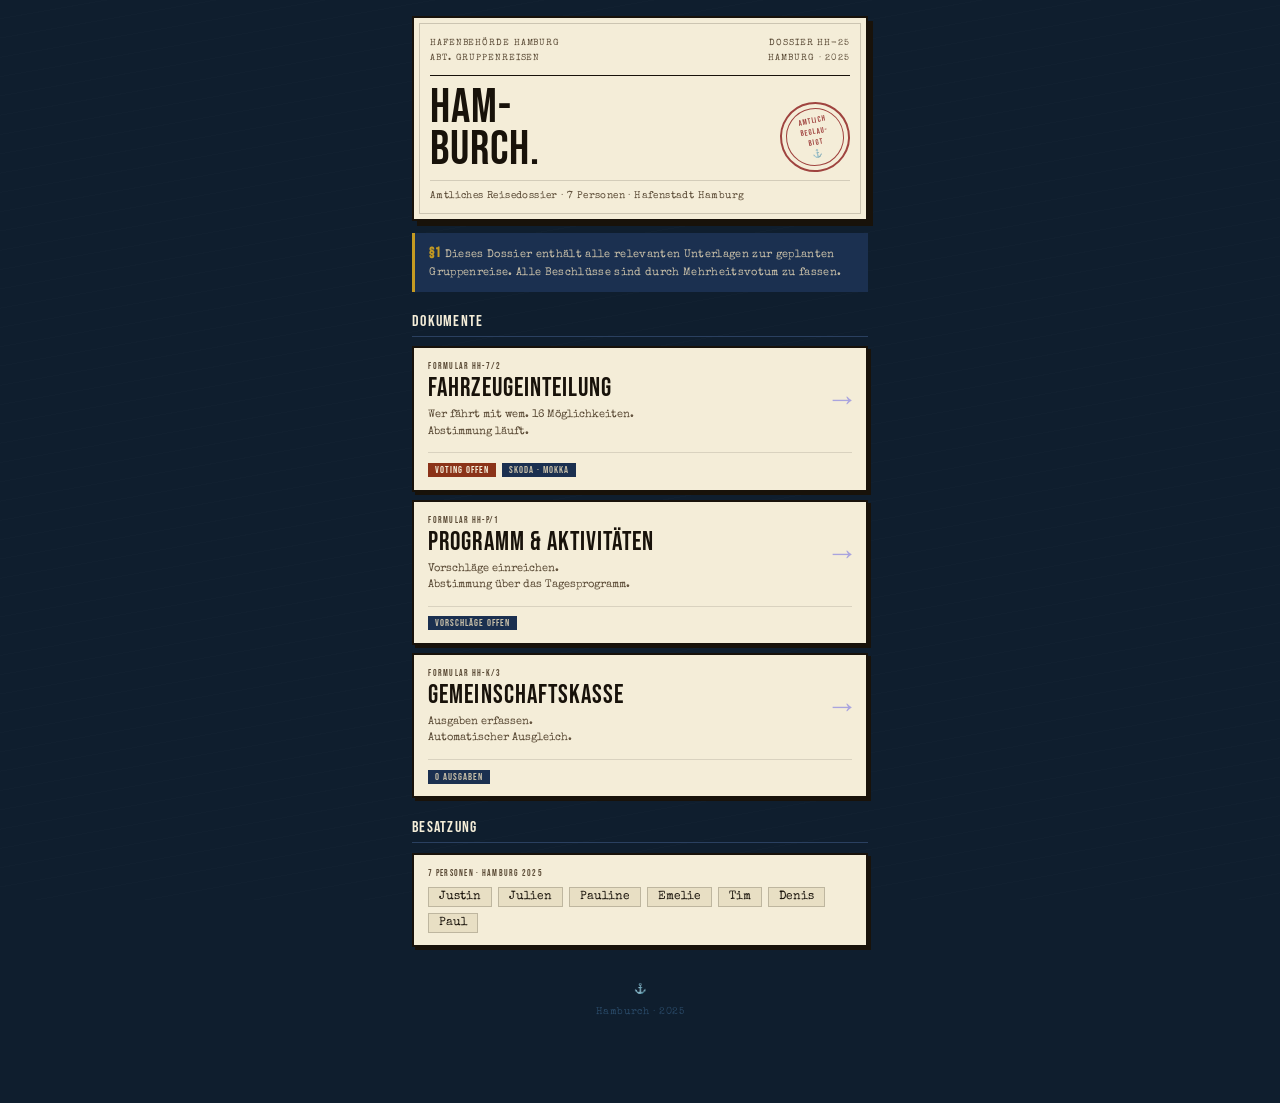
<file: index.html>
<!DOCTYPE html>
<html lang="de">
<head>
<meta charset="UTF-8">
<meta name="viewport" content="width=device-width, initial-scale=1.0">
<title>Hamburch — Amtliches Reisedossier</title>
<link rel="stylesheet" href="style.css">
</head>
<body>
<div class="page">

  <!-- HEADER -->
  <div class="hdr">
    <div class="auth-row">
      <div class="auth">Hafenbehörde Hamburg<br>Abt. Gruppenreisen</div>
      <div class="docn">Dossier HH-25<br>Hamburg · 2025</div>
    </div>
    <div class="title-row">
      <div class="main-title">Ham-<br>burch.</div>
      <div class="stamp">AMTLICH<br>BEGLAU-<br>BIGT<br>⚓</div>
    </div>
    <div class="subtitle">Amtliches Reisedossier · 7 Personen · Hafenstadt Hamburg</div>
  </div>

  <!-- NOTICE -->
  <div class="notice">
    <strong>§1</strong> Dieses Dossier enthält alle relevanten Unterlagen zur geplanten Gruppenreise. Alle Beschlüsse sind durch Mehrheitsvotum zu fassen.
  </div>

  <!-- MODULE CARDS -->
  <div class="section-title">Dokumente</div>

  <a href="fahrt.html" style="text-decoration:none;display:block;">
    <div class="card" style="cursor:pointer;transition:transform .08s,box-shadow .08s;" onmousedown="this.style.transform='translate(2px,2px)';this.style.boxShadow='1px 1px 0 var(--ink)'" onmouseup="this.style.transform='';this.style.boxShadow=''" ontouchstart="this.style.transform='translate(2px,2px)';this.style.boxShadow='1px 1px 0 var(--ink)'" ontouchend="this.style.transform='';this.style.boxShadow=''">
      <div style="display:flex;align-items:center;justify-content:space-between;">
        <div>
          <div class="card-label">Formular HH-7/2</div>
          <div style="font-family:'Bebas Neue',sans-serif;font-size:1.6rem;letter-spacing:.04em;color:var(--ink);line-height:1.1;">Fahrzeugeinteilung</div>
          <div style="font-size:11px;color:var(--ink-f);margin-top:4px;line-height:1.5;">Wer fährt mit wem. 16 Möglichkeiten.<br>Abstimmung läuft.</div>
        </div>
        <div style="font-size:2rem;opacity:.3;">→</div>
      </div>
      <div style="margin-top:.75rem;padding-top:.6rem;border-top:1px solid rgba(24,18,10,.12);display:flex;gap:6px;">
        <span class="tag tag-rust">Voting offen</span>
        <span class="tag tag-navy">Skoda · Mokka</span>
      </div>
    </div>
  </a>

  <a href="programm.html" style="text-decoration:none;display:block;">
    <div class="card" style="cursor:pointer;transition:transform .08s,box-shadow .08s;" onmousedown="this.style.transform='translate(2px,2px)';this.style.boxShadow='1px 1px 0 var(--ink)'" onmouseup="this.style.transform='';this.style.boxShadow=''" ontouchstart="this.style.transform='translate(2px,2px)';this.style.boxShadow='1px 1px 0 var(--ink)'" ontouchend="this.style.transform='';this.style.boxShadow=''">
      <div style="display:flex;align-items:center;justify-content:space-between;">
        <div>
          <div class="card-label">Formular HH-P/1</div>
          <div style="font-family:'Bebas Neue',sans-serif;font-size:1.6rem;letter-spacing:.04em;color:var(--ink);line-height:1.1;">Programm & Aktivitäten</div>
          <div style="font-size:11px;color:var(--ink-f);margin-top:4px;line-height:1.5;">Vorschläge einreichen.<br>Abstimmung über das Tagesprogramm.</div>
        </div>
        <div style="font-size:2rem;opacity:.3;">→</div>
      </div>
      <div style="margin-top:.75rem;padding-top:.6rem;border-top:1px solid rgba(24,18,10,.12);display:flex;gap:6px;">
        <span class="tag tag-navy">Vorschläge offen</span>
      </div>
    </div>
  </a>

  <a href="kasse.html" style="text-decoration:none;display:block;">
    <div class="card" style="cursor:pointer;transition:transform .08s,box-shadow .08s;" onmousedown="this.style.transform='translate(2px,2px)';this.style.boxShadow='1px 1px 0 var(--ink)'" onmouseup="this.style.transform='';this.style.boxShadow=''" ontouchstart="this.style.transform='translate(2px,2px)';this.style.boxShadow='1px 1px 0 var(--ink)'" ontouchend="this.style.transform='';this.style.boxShadow=''">
      <div style="display:flex;align-items:center;justify-content:space-between;">
        <div>
          <div class="card-label">Formular HH-K/3</div>
          <div style="font-family:'Bebas Neue',sans-serif;font-size:1.6rem;letter-spacing:.04em;color:var(--ink);line-height:1.1;">Gemeinschaftskasse</div>
          <div style="font-size:11px;color:var(--ink-f);margin-top:4px;line-height:1.5;">Ausgaben erfassen.<br>Automatischer Ausgleich.</div>
        </div>
        <div style="font-size:2rem;opacity:.3;">→</div>
      </div>
      <div style="margin-top:.75rem;padding-top:.6rem;border-top:1px solid rgba(24,18,10,.12);display:flex;gap:6px;">
        <span class="tag tag-navy">0 Ausgaben</span>
      </div>
    </div>
  </a>

  <!-- CREW -->
  <div class="section-title">Besatzung</div>
  <div class="card">
    <div class="card-label">7 Personen · Hamburg 2025</div>
    <div style="display:flex;flex-wrap:wrap;gap:6px;margin-top:.5rem;">
      <span style="font-family:'Special Elite',monospace;font-size:12px;color:var(--ink);background:var(--paper-d);border:1px solid rgba(24,18,10,.2);padding:3px 10px;">Justin</span>
      <span style="font-family:'Special Elite',monospace;font-size:12px;color:var(--ink);background:var(--paper-d);border:1px solid rgba(24,18,10,.2);padding:3px 10px;">Julien</span>
      <span style="font-family:'Special Elite',monospace;font-size:12px;color:var(--ink);background:var(--paper-d);border:1px solid rgba(24,18,10,.2);padding:3px 10px;">Pauline</span>
      <span style="font-family:'Special Elite',monospace;font-size:12px;color:var(--ink);background:var(--paper-d);border:1px solid rgba(24,18,10,.2);padding:3px 10px;">Emelie</span>
      <span style="font-family:'Special Elite',monospace;font-size:12px;color:var(--ink);background:var(--paper-d);border:1px solid rgba(24,18,10,.2);padding:3px 10px;">Tim</span>
      <span style="font-family:'Special Elite',monospace;font-size:12px;color:var(--ink);background:var(--paper-d);border:1px solid rgba(24,18,10,.2);padding:3px 10px;">Denis</span>
      <span style="font-family:'Special Elite',monospace;font-size:12px;color:var(--ink);background:var(--paper-d);border:1px solid rgba(24,18,10,.2);padding:3px 10px;">Paul</span>
    </div>
  </div>

  <div class="footer">⚓<br>Hamburch · 2025</div>

</div>
</body>
</html>
</file>
<file: style.css>
/* ============================================
   HAMBURCH — Gemeinsames Design System
   Hafenbehörde Hamburg · Amtliches Reisedossier
   ============================================ */

@import url('https://fonts.googleapis.com/css2?family=Bebas+Neue&family=Special+Elite&family=DM+Sans:wght@400;500&display=swap');

/* RESET */
*, *::before, *::after { box-sizing: border-box; margin: 0; padding: 0; }

/* TOKENS */
:root {
  --paper:    #f4edd8;
  --paper-d:  #e8dfc4;
  --ink:      #18120a;
  --ink-f:    #5a4a35;
  --navy:     #0f1e2e;
  --navy-m:   #1b3050;
  --navy-l:   #2a4060;
  --gold:     #c49a22;
  --gold-d:   #8a6a10;
  --rust:     #8b3318;
  --rust-l:   #b84420;
  --stamp-c:  #8b1a1a;
  --sea:      #4a6a88;
  --sea-l:    #7a9ab8;
  --success:  #2d6a4f;
}

/* BASE */
body {
  background: var(--navy);
  font-family: 'Special Elite', monospace;
  color: var(--ink);
  min-height: 100vh;
}

body::after {
  content: '';
  position: fixed;
  inset: 0;
  background: repeating-linear-gradient(
    170deg, transparent 0px, transparent 18px,
    rgba(255,255,255,.012) 18px, rgba(255,255,255,.012) 19px
  );
  pointer-events: none;
  z-index: 0;
}

.page {
  max-width: 480px;
  margin: 0 auto;
  padding: 1rem .75rem 5rem;
  position: relative;
  z-index: 1;
}

/* ── HEADER ── */
.hdr {
  background: var(--paper);
  border: 2.5px solid var(--ink);
  padding: 1.1rem 1rem .9rem;
  margin-bottom: .75rem;
  position: relative;
  box-shadow: 5px 5px 0 var(--ink);
}

.hdr::before {
  content: '';
  position: absolute;
  inset: 5px;
  border: 1px solid rgba(24,18,10,.18);
  pointer-events: none;
}

.auth-row {
  display: flex;
  justify-content: space-between;
  border-bottom: 1.5px solid var(--ink);
  padding-bottom: .55rem;
  margin-bottom: .7rem;
}

.auth, .docn {
  font-size: 9px;
  letter-spacing: .1em;
  color: var(--ink-f);
  line-height: 1.7;
  text-transform: uppercase;
}

.docn { text-align: right; }

.title-row {
  display: flex;
  align-items: flex-end;
  justify-content: space-between;
  gap: .5rem;
}

.main-title {
  font-family: 'Bebas Neue', sans-serif;
  font-size: 3rem;
  line-height: .88;
  letter-spacing: .02em;
  color: var(--ink);
  flex: 1;
}

.subtitle {
  margin-top: .55rem;
  font-size: 10px;
  color: var(--ink-f);
  letter-spacing: .04em;
  line-height: 1.5;
  border-top: 1px solid rgba(24,18,10,.15);
  padding-top: .5rem;
}

/* ── STAMP ── */
.stamp {
  width: 70px;
  height: 70px;
  border: 2.5px solid var(--stamp-c);
  border-radius: 50%;
  display: flex;
  flex-direction: column;
  align-items: center;
  justify-content: center;
  font-family: 'Bebas Neue', sans-serif;
  font-size: 8px;
  letter-spacing: .12em;
  color: var(--stamp-c);
  text-align: center;
  transform: rotate(-10deg);
  opacity: .8;
  line-height: 1.4;
  padding: 6px;
  flex-shrink: 0;
  position: relative;
}

.stamp::before {
  content: '';
  position: absolute;
  inset: 4px;
  border: 1px solid var(--stamp-c);
  border-radius: 50%;
}

/* ── NAV ── */
.nav {
  display: flex;
  gap: 6px;
  margin-bottom: .75rem;
}

.nav-btn {
  font-family: 'Bebas Neue', sans-serif;
  font-size: 13px;
  letter-spacing: .1em;
  padding: 6px 14px;
  border: 1.5px solid var(--navy-l);
  background: transparent;
  color: var(--sea-l);
  cursor: pointer;
  text-decoration: none;
  display: inline-block;
  transition: all .1s;
  -webkit-tap-highlight-color: transparent;
}

.nav-btn:hover { background: rgba(255,255,255,.04); }
.nav-btn.active { background: var(--paper); color: var(--ink); border-color: var(--paper); }

/* ── NOTICE ── */
.notice {
  background: var(--navy-m);
  border-left: 3px solid var(--gold);
  padding: .65rem .9rem;
  margin-bottom: .75rem;
  font-size: 11px;
  color: #c8bfa8;
  letter-spacing: .03em;
  line-height: 1.6;
}

.notice strong {
  color: var(--gold);
  font-family: 'Bebas Neue', sans-serif;
  font-size: 13px;
  letter-spacing: .08em;
}

/* ── CARDS ── */
.card {
  background: var(--paper);
  border: 2px solid var(--ink);
  padding: .8rem .9rem;
  box-shadow: 3px 3px 0 var(--ink);
  position: relative;
  margin-bottom: 8px;
}

.card-label {
  font-family: 'Bebas Neue', sans-serif;
  font-size: 9px;
  letter-spacing: .14em;
  color: var(--ink-f);
  margin-bottom: 3px;
  text-transform: uppercase;
}

/* ── BUTTONS ── */
.btn {
  font-family: 'Bebas Neue', sans-serif;
  font-size: 13px;
  letter-spacing: .1em;
  padding: 7px 16px;
  border: 2px solid var(--ink);
  background: var(--ink);
  color: var(--paper);
  cursor: pointer;
  -webkit-tap-highlight-color: transparent;
  transition: all .08s;
}

.btn:active { opacity: .8; }

.btn-ghost {
  background: transparent;
  color: var(--ink);
}

.btn-danger {
  border-color: var(--rust);
  background: var(--rust);
  color: var(--paper);
}

/* ── INPUTS ── */
.input {
  font-family: 'Special Elite', monospace;
  font-size: 13px;
  padding: 7px 10px;
  border: 1.5px solid var(--ink-f);
  background: var(--paper-d);
  color: var(--ink);
  width: 100%;
  letter-spacing: .03em;
  outline: none;
}

.input:focus { border-color: var(--ink); }

.input::placeholder { color: var(--ink-f); opacity: .6; }

select.input {
  appearance: none;
  background-image: url("data:image/svg+xml,%3Csvg xmlns='http://www.w3.org/2000/svg' width='10' height='6'%3E%3Cpath d='M0 0l5 6 5-6z' fill='%235a4a35'/%3E%3C/svg%3E");
  background-repeat: no-repeat;
  background-position: right 10px center;
  padding-right: 28px;
  cursor: pointer;
}

/* ── SORT / FILTER BAR ── */
.bar {
  display: flex;
  gap: 6px;
  align-items: center;
  margin-bottom: .6rem;
}

.bar-label {
  font-size: 10px;
  color: var(--sea);
  letter-spacing: .06em;
  text-transform: uppercase;
  white-space: nowrap;
}

.bar-btn {
  font-family: 'Special Elite', monospace;
  font-size: 11px;
  padding: 4px 10px;
  border: 1.5px solid var(--navy-l);
  background: transparent;
  color: var(--sea-l);
  cursor: pointer;
  letter-spacing: .04em;
  -webkit-tap-highlight-color: transparent;
}

.bar-btn.active { background: var(--paper); color: var(--ink); border-color: var(--paper); }

/* ── TAG / BADGE ── */
.tag {
  display: inline-block;
  font-family: 'Bebas Neue', sans-serif;
  font-size: 10px;
  letter-spacing: .1em;
  padding: 1px 7px;
}

.tag-rust { background: var(--rust); color: var(--paper); }
.tag-gold { background: var(--gold); color: var(--ink); }
.tag-navy { background: var(--navy-m); color: #c8bfa8; }
.tag-success { background: var(--success); color: #c8e6c9; }

/* ── STATUS / HELPERS ── */
.status {
  font-size: 10px;
  color: var(--sea);
  letter-spacing: .06em;
  margin-bottom: .5rem;
  min-height: 14px;
}

.muted {
  font-size: 10px;
  color: #3a5a78;
  letter-spacing: .06em;
}

.section-title {
  font-family: 'Bebas Neue', sans-serif;
  font-size: 16px;
  letter-spacing: .08em;
  color: var(--paper);
  margin: 1.25rem 0 .6rem;
  border-bottom: 1px solid var(--navy-l);
  padding-bottom: .3rem;
}

/* ── DIVIDER ── */
.divider {
  border: none;
  border-top: 1px solid var(--navy-l);
  margin: 1rem 0;
}

/* ── FOOTER ── */
.footer {
  margin-top: 2rem;
  text-align: center;
  font-size: 10px;
  color: #2a4a68;
  letter-spacing: .06em;
  line-height: 2.2;
}
</file>
